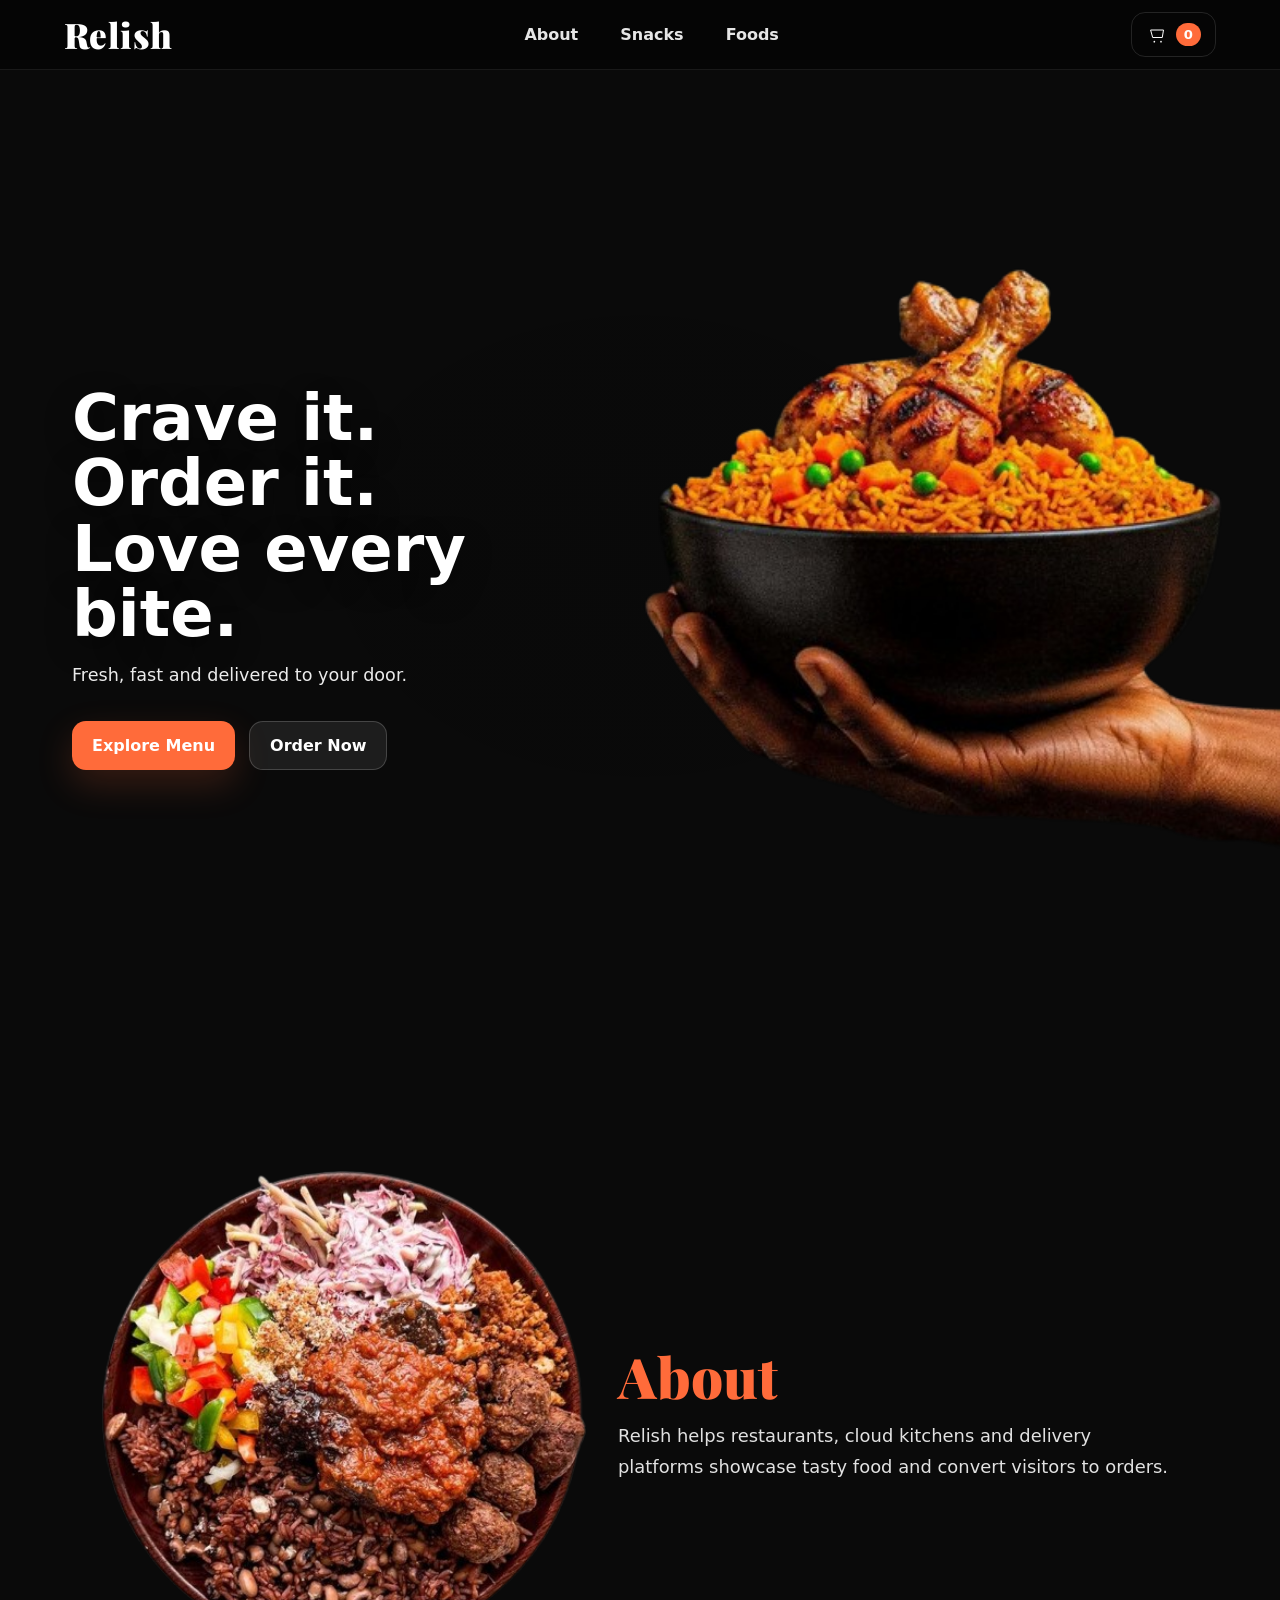
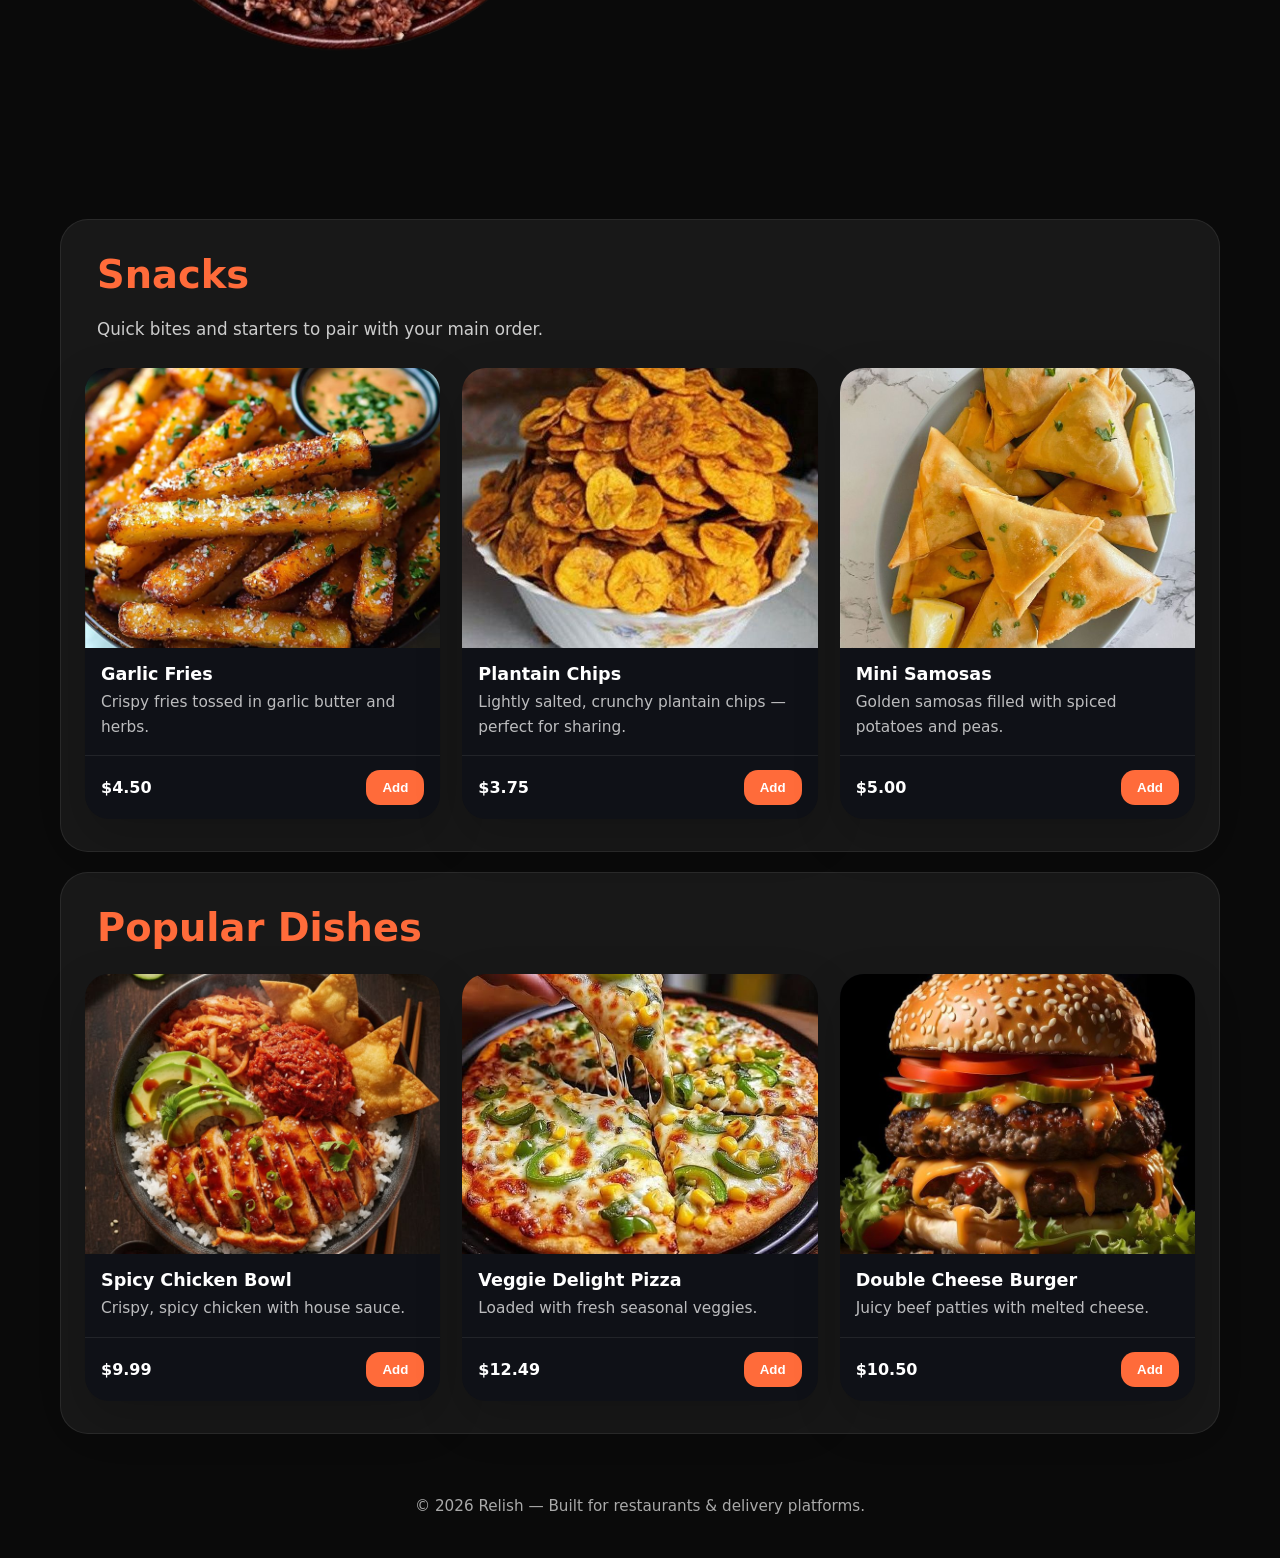
<file: index.html>
<!DOCTYPE html>
<html lang="en">
<head>
    <meta charset="UTF-8" />
    <meta name="viewport" content="width=device-width, initial-scale=1.0" />
    <link rel="stylesheet" href="./landingpage.css" />
    <link href="https://fonts.googleapis.com/css2?family=Playfair+Display:wght@400;700;900&display=swap" rel="stylesheet">
    <title>Relish — Food Delivery</title>
</head>
<body>
    <a class="skip-link" href="#main">Skip to content</a>
    <nav class="site-nav" role="navigation" aria-label="Main navigation">
        <div class="nav-inner">
            <a href="#" class="logo">Relish</a>
            <ul class="nav-links">
                <li><a href="#about">About</a></li>
                <li><a href="#snacks">Snacks</a></li>
                <li><a href="#menu">Foods</a></li>
            </ul>
            <a href="./cart.html" class="cart-btn" aria-label="View cart">
                <svg width="20" height="20" viewBox="0 0 24 24" fill="none" xmlns="http://www.w3.org/2000/svg" aria-hidden="true">
                    <path d="M6 6h15l-1.5 9h-11z" stroke="currentColor" stroke-width="1.2" stroke-linecap="round" stroke-linejoin="round"/>
                    <circle cx="10" cy="20" r="1" fill="currentColor"></circle>
                    <circle cx="18" cy="20" r="1" fill="currentColor"></circle>
                </svg>
                <span class="cart-count" aria-hidden="true">0</span>
            </a>
        </div>
    </nav>
    <header class="hero">
        <div class="hero-content">
            <h1 class="headline">Crave it. Order it. Love every bite.</h1>
            <p class="subhead">Fresh, fast and delivered to your door.</p>
            <div class="hero-ctas">
                <a href="#menu" class="btn primary">Explore Menu</a>
                <a href="#order" class="btn ghost">Order Now</a>
            </div>
        </div>
        <div class="hero-image" aria-hidden="true"></div>
    </header>

    <main id="main" tabindex="-1">
        <section id="about" aria-label="About">
            <div class="about-section">
                <div class="about-image">
                    <img src="./assets/[base64].png" alt="Assorted dishes">
                </div>

                <div class="about-inner">
                    <h2 class="about-heading">About</h2>
                    <p class="about-text">Relish helps restaurants, cloud kitchens and delivery platforms showcase tasty food and convert visitors to orders.</p>
                </div>
            </div>
        </section>

        <section id="snacks" class="snacks-section" aria-label="Snacks">
            <div class="section-intro">
                <h2 class="section-title">Snacks</h2>
                <p class="section-copy">Quick bites and starters to pair with your main order.</p>
            </div>
            <div class="dish-grid">
                <article class="dish-card">
                    <div class="dish-img" style="background-image:url('./assets/Garlic\ Parmesan\ Fries_\ The\ Ultimate\ Crispy\ Recipe.jpg')"></div>
                    <h3 class="dish-title">Garlic Fries</h3>
                    <p class="dish-desc">Crispy fries tossed in garlic butter and herbs.</p>
                    <div class="dish-meta">
                        <span class="price">$4.50</span>
                        <button class="add-btn">Add</button>
                    </div>
                </article>

                <article class="dish-card">
                    <div class="dish-img" style="background-image:url('./assets/Sweet\ Nendran\ Chips.jpg')"></div>
                    <h3 class="dish-title">Plantain Chips</h3>
                    <p class="dish-desc">Lightly salted, crunchy plantain chips — perfect for sharing.</p>
                    <div class="dish-meta">
                        <span class="price">$3.75</span>
                        <button class="add-btn">Add</button>
                    </div>
                </article>

                <article class="dish-card">
                    <div class="dish-img" style="background-image:url('./assets/Keema\ Samosa\ -\ Beef\ Samosa.jpg')"></div>
                    <h3 class="dish-title">Mini Samosas</h3>
                    <p class="dish-desc">Golden samosas filled with spiced potatoes and peas.</p>
                    <div class="dish-meta">
                        <span class="price">$5.00</span>
                        <button class="add-btn">Add</button>
                    </div>
                </article>
            </div>
        </section>
        <section id="menu" class="menu-section" aria-label="Popular dishes">
            <div class="section-intro">
                <h2 class="section-title">Popular Dishes</h2>
            </div>
            <div class="dish-grid">
                <article class="dish-card">
                    <div class="dish-img" style="background-image:url('./assets/spicy\ chicken\ bowl\ recipe\ 2025_\ 7\ Secrets\ for\ the\ Perfect\ Meal.jpg')"></div>
                    <h3 class="dish-title">Spicy Chicken Bowl</h3>
                    <p class="dish-desc">Crispy, spicy chicken with house sauce.</p>
                    <div class="dish-meta">
                        <span class="price">$9.99</span>
                        <button class="add-btn">Add</button>
                    </div>
                </article>
                <article class="dish-card">
                    <div class="dish-img" style="background-image:url('./assets/usa\ pizza\ 🍕.jpg')"></div>
                    <h3 class="dish-title">Veggie Delight Pizza</h3>
                    <p class="dish-desc">Loaded with fresh seasonal veggies.</p>
                    <div class="dish-meta">
                        <span class="price">$12.49</span>
                        <button class="add-btn">Add</button>
                    </div>
                </article>
                <article class="dish-card">
                    <div class="dish-img" style="background-image:url('./assets/\'Double\ Cheeseburger\'\ Poster\,\ picture\,\ metal\ print\,\ paint\ by\ Zanoozi\ Art\ Prints\ _\ Displate.jpg')"></div>
                    <h3 class="dish-title">Double Cheese Burger</h3>
                    <p class="dish-desc">Juicy beef patties with melted cheese.</p>
                    <div class="dish-meta">
                        <span class="price">$10.50</span>
                        <button class="add-btn">Add</button>
                    </div>
                </article>
            </div>
        </section>
    </main>

    <footer class="site-footer">
        <p>© <span id="year"></span> Relish — Built for restaurants & delivery platforms.</p>
    </footer>

    <button class="back-to-top" id="backToTop" aria-label="Back to top">
        <svg width="24" height="24" viewBox="0 0 24 24" fill="none" xmlns="http://www.w3.org/2000/svg" aria-hidden="true">
            <path d="M12 4v12M5 11l7-7 7 7" stroke="currentColor" stroke-width="1.5" stroke-linecap="round" stroke-linejoin="round"/>
        </svg>
    </button>

    <script>
        // set year
        document.getElementById('year').textContent = new Date().getFullYear();

        // Smooth scroll for internal anchors
        document.querySelectorAll('a[href^="#"]').forEach(a=>{
            a.addEventListener('click', function(e){
                const target = document.querySelector(this.getAttribute('href'));
                if(target){ e.preventDefault(); target.scrollIntoView({behavior:'smooth'}); target.focus({preventScroll:true}); }
            });
        });

        // accessibility: focus outlines for keyboard users
        (function(){
            function handleFirstTab(e){
                if(e.key === 'Tab'){
                    document.body.classList.add('user-is-tabbing');
                    window.removeEventListener('keydown', handleFirstTab);
                }
            }
            window.addEventListener('keydown', handleFirstTab);
        })();

        // Cart functionality with persistence
        const cartCountEl = document.querySelector('.cart-count');
        const cartLive = document.createElement('div');
        cartLive.setAttribute('aria-live','polite');
        cartLive.className = 'visually-hidden';
        document.body.appendChild(cartLive);

        let cart = [];

        function saveCart(){ localStorage.setItem('relish_cart', JSON.stringify(cart)); }
        function loadCart(){ try{ const raw = localStorage.getItem('relish_cart'); cart = raw ? JSON.parse(raw) : []; }catch(e){ cart = []; } }

        function updateCartCount(){
            cartCountEl.textContent = cart.reduce((sum, item) => sum + (item.quantity || 1), 0);
        }

        // initialize
        loadCart();
        updateCartCount();

        // wire up add buttons
        document.querySelectorAll('.add-btn').forEach(btn=>{
            btn.addEventListener('click', ()=>{
                const card = btn.closest('.dish-card');
                const title = card.querySelector('.dish-title').textContent.trim();
                const price = card.querySelector('.price').textContent.trim();
                
                // Check if item already exists in cart
                const existingItem = cart.find(item => item.title === title);
                if (existingItem) {
                    existingItem.quantity = (existingItem.quantity || 1) + 1;
                } else {
                    cart.push({title, price, quantity: 1});
                }
                
                saveCart();
                updateCartCount();
                // announce to screen readers
                cartLive.textContent = `${title} added to cart.`;
            });
        });

        // Back to top button functionality
        const backToTopBtn = document.getElementById('backToTop');
        window.addEventListener('scroll', ()=>{
            if(window.scrollY > 300){
                backToTopBtn.classList.add('show');
            } else {
                backToTopBtn.classList.remove('show');
            }
        });

        backToTopBtn.addEventListener('click', ()=>{
            window.scrollTo({top: 0, behavior: 'smooth'});
        });
    </script>
</body>
</html>
</file>
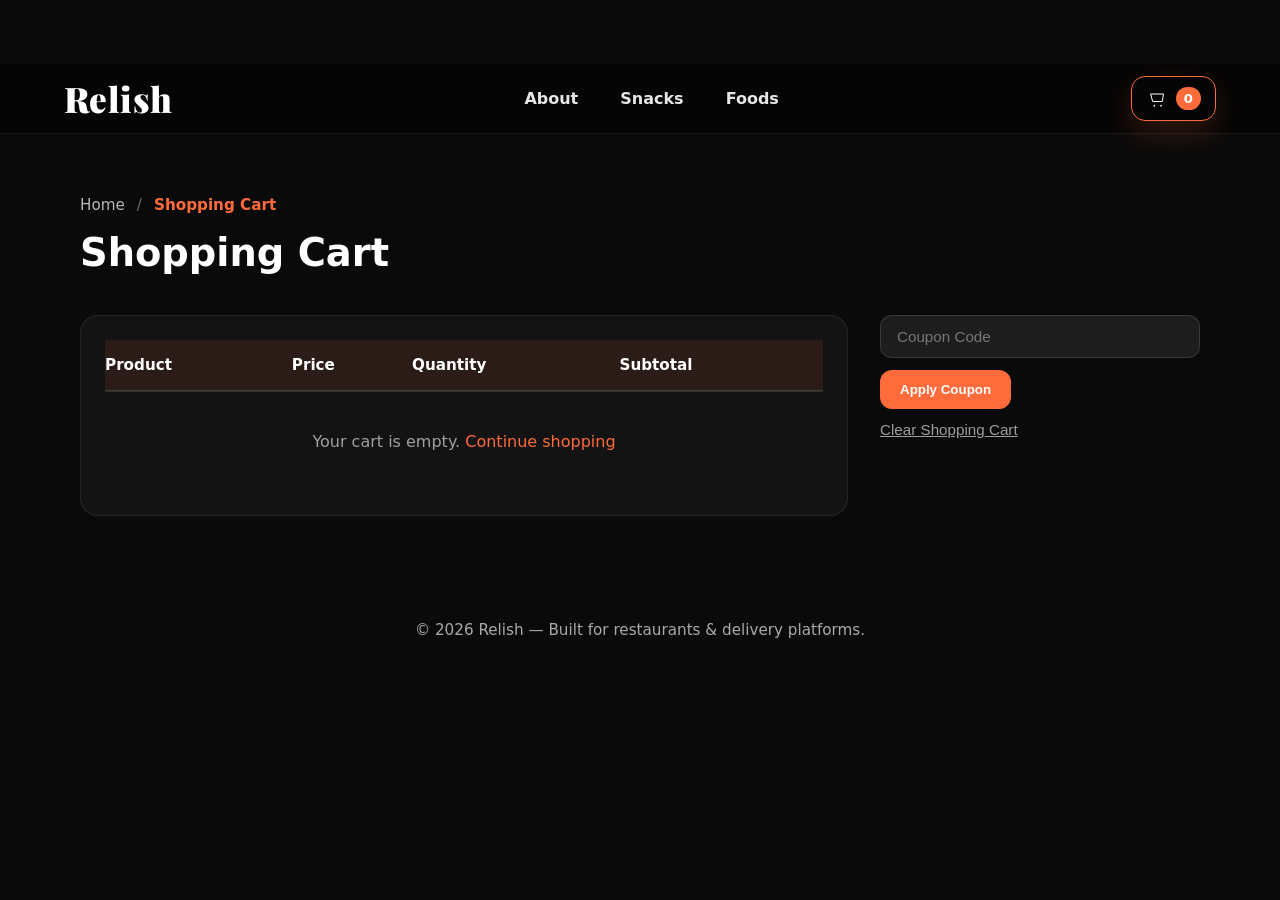
<file: cart.html>
<!DOCTYPE html>
<html lang="en">
<head>
    <meta charset="UTF-8" />
    <meta name="viewport" content="width=device-width, initial-scale=1.0" />
    <link rel="stylesheet" href="./landingpage.css" />
    <link href="https://fonts.googleapis.com/css2?family=Playfair+Display:wght@400;700;900&display=swap" rel="stylesheet">
    <title>Shopping Cart - Relish</title>
</head>
<body>
    <a class="skip-link" href="#main">Skip to content</a>
    <nav class="site-nav" role="navigation" aria-label="Main navigation">
        <div class="nav-inner">
            <a href="./index.html" class="logo">Relish</a>
            <ul class="nav-links">
                <li><a href="./index.html#about">About</a></li>
                <li><a href="./index.html#snacks">Snacks</a></li>
                <li><a href="./index.html#menu">Foods</a></li>
            </ul>
            <a href="./cart.html" class="cart-btn active" aria-label="View cart">
                <svg width="20" height="20" viewBox="0 0 24 24" fill="none" xmlns="http://www.w3.org/2000/svg" aria-hidden="true">
                    <path d="M6 6h15l-1.5 9h-11z" stroke="currentColor" stroke-width="1.2" stroke-linecap="round" stroke-linejoin="round"/>
                    <circle cx="10" cy="20" r="1" fill="currentColor"></circle>
                    <circle cx="18" cy="20" r="1" fill="currentColor"></circle>
                </svg>
                <span class="cart-count" aria-hidden="true">0</span>
            </a>
        </div>
    </nav>

    <main id="main" tabindex="-1">
        <!-- Shopping Cart Page Section -->
        <section id="shopping-cart" class="shopping-cart-section" aria-label="Shopping Cart">
            <div class="cart-container">
                <div class="cart-header">
                    <nav class="breadcrumb" aria-label="Breadcrumb">
                        <a href="./index.html" class="breadcrumb-link">Home</a>
                        <span class="breadcrumb-separator">/</span>
                        <a href="./cart.html" class="breadcrumb-link breadcrumb-current">Shopping Cart</a>
                    </nav>
                    <h1 class="cart-title">Shopping Cart</h1>
                </div>

                <div class="cart-content">
                    <!-- Cart Table -->
                    <div class="cart-table-wrapper">
                        <table class="cart-table" role="table" aria-label="Shopping cart items">
                            <thead>
                                <tr>
                                    <th>Product</th>
                                    <th>Price</th>
                                    <th>Quantity</th>
                                    <th>Subtotal</th>
                                </tr>
                            </thead>
                            <tbody id="cart-items-tbody">
                                <!-- Cart items will be populated here -->
                            </tbody>
                        </table>
                        <div id="empty-cart-message" class="empty-cart-message" style="display: none; text-align: center; padding: 40px 20px; color: rgba(255,255,255,0.6);">
                            <p style="margin: 0; font-size: 1rem;">Your cart is empty. <a href="./index.html#menu" style="color: var(--accent); text-decoration: none;">Continue shopping</a></p>
                        </div>
                    </div>

                    <!-- Actions and Summary -->
                    <div class="cart-bottom">
                        <div class="cart-actions">
                            <input type="text" class="coupon-input" id="coupon-input" placeholder="Coupon Code" aria-label="Enter coupon code">
                            <button class="apply-coupon-btn" id="apply-coupon-btn">Apply Coupon</button>
                            <button class="clear-cart-btn" id="clear-cart-btn">Clear Shopping Cart</button>
                        </div>

                        <div class="order-summary" id="order-summary" style="display: none;">
                            <h2 class="summary-title">Order Summary</h2>
                            <div class="summary-row">
                                <span class="summary-label">Items</span>
                                <span class="summary-value" id="total-items">0</span>
                            </div>
                            <div class="summary-row">
                                <span class="summary-label">Subtotal</span>
                                <span class="summary-value" id="subtotal-amount">$0.00</span>
                            </div>
                            <div class="summary-row">
                                <span class="summary-label">Shipping</span>
                                <span class="summary-value">$34.00</span>
                            </div>
                            <div class="summary-row">
                                <span class="summary-label">Coupon Discount</span>
                                <span class="summary-value" id="discount-amount">$0.00</span>
                            </div>
                            <div class="summary-row summary-total">
                                <span class="summary-label">Total</span>
                                <span class="summary-value total-amount" id="total-amount">$34.00</span>
                            </div>
                            <button class="checkout-btn">Proceed to Checkout</button>
                        </div>
                    </div>
                </div>
            </div>
        </section>
    </main>

    <!-- Checkout Modal -->
    <div id="checkout-modal" class="checkout-modal" style="display: none;">
        <div class="checkout-modal-overlay" id="modal-overlay"></div>
        <div class="checkout-modal-content">
            <button class="modal-close-btn" id="modal-close-btn" aria-label="Close checkout">
                <svg width="24" height="24" viewBox="0 0 24 24" fill="none" stroke="currentColor" stroke-width="2">
                    <line x1="18" y1="6" x2="6" y2="18"></line>
                    <line x1="6" y1="6" x2="18" y2="18"></line>
                </svg>
            </button>

            <div class="checkout-grid">
                <!-- Order Summary Section -->
                <div class="checkout-order-summary">
                    <h2 class="checkout-section-title">Order Summary</h2>
                    <div id="modal-order-items" class="checkout-items-list">
                        <!-- Items populated by JS -->
                    </div>
                    <div class="checkout-summary-divider"></div>
                    <div class="checkout-price-row">
                        <span class="checkout-price-label">Subtotal</span>
                        <span class="checkout-price-value" id="modal-subtotal">$0.00</span>
                    </div>
                    <div class="checkout-price-row">
                        <span class="checkout-price-label">VAT (20%)</span>
                        <span class="checkout-price-value" id="modal-vat">$0.00</span>
                    </div>
                    <div class="checkout-price-row checkout-total-row">
                        <span class="checkout-price-label">Total</span>
                        <span class="checkout-price-value checkout-total-amount" id="modal-total">$0.00</span>
                    </div>
                </div>

                <!-- Payment Details Section -->
                <div class="checkout-payment-section">
                    <h2 class="checkout-section-title">Payment Details</h2>
                    <p class="checkout-payment-subtitle">Complete your purchase by providing your payment details</p>

                    <!-- Payment Options -->
                    <div class="payment-options">
                        <!-- Card Payment -->
                        <label class="payment-option">
                            <input type="radio" name="payment-method" value="card" class="payment-radio" checked />
                            <div class="payment-option-box">
                                <svg width="24" height="24" viewBox="0 0 24 24" fill="none" stroke="currentColor" stroke-width="2">
                                    <rect x="1" y="4" width="22" height="16" rx="2" ry="2"></rect>
                                    <line x1="1" y1="10" x2="23" y2="10"></line>
                                </svg>
                                <span>Pay by card</span>
                            </div>
                        </label>

                        <!-- PayPal -->
                        <label class="payment-option">
                            <input type="radio" name="payment-method" value="paypal" class="payment-radio" />
                            <div class="payment-option-box">
                                <svg width="24" height="24" viewBox="0 0 24 24" fill="currentColor">
                                    <path d="M9.74 7.18H6.32c-.26 0-.49.18-.55.44L4.62 18.62c-.04.24.14.46.39.46h2.34c.25 0 .47-.19.51-.43l.35-2.18h1.84c1.9 0 2.93-.93 3.2-2.78.14-.9.04-1.54-.42-2.02-.39-.4-1.08-.63-1.94-.63h-.76l.47-2.95h1.9c.25 0 .47-.19.51-.43l.35-2.21c.04-.24-.14-.46-.39-.46h-2.34z"/>
                                </svg>
                                <span>Pay with PayPal</span>
                            </div>
                        </label>

                        <!-- OPay -->
                        <label class="payment-option">
                            <input type="radio" name="payment-method" value="opay" class="payment-radio" />
                            <div class="payment-option-box">
                                <svg width="24" height="24" viewBox="0 0 24 24" fill="none" stroke="currentColor" stroke-width="2">
                                    <circle cx="12" cy="12" r="10"></circle>
                                    <path d="M12 6v12M6 12h12"></path>
                                </svg>
                                <span>Pay with OPay</span>
                            </div>
                        </label>

                        <!-- Kuda -->
                        <label class="payment-option">
                            <input type="radio" name="payment-method" value="kuda" class="payment-radio" />
                            <div class="payment-option-box">
                                <svg width="24" height="24" viewBox="0 0 24 24" fill="none" stroke="currentColor" stroke-width="2">
                                    <path d="M3 12a9 9 0 1 0 18 0A9 9 0 0 0 3 12z"></path>
                                    <path d="M8 12h8M12 8v8"></path>
                                </svg>
                                <span>Pay with Kuda</span>
                            </div>
                        </label>
                    </div>

                    <!-- Card Details Form (shown when card is selected) -->
                    <div id="card-details-form" class="card-details-form">
                        <div class="form-group">
                            <label for="card-number" class="form-label">Card number</label>
                            <input type="text" id="card-number" placeholder="1234 5678 9101 1123" maxlength="19" class="form-input" />
                        </div>

                        <div class="form-row">
                            <div class="form-group">
                                <label for="card-expiry" class="form-label">Expiration date</label>
                                <input type="text" id="card-expiry" placeholder="04/25" maxlength="5" class="form-input" />
                            </div>
                            <div class="form-group">
                                <label for="card-cvv" class="form-label">CCV</label>
                                <input type="text" id="card-cvv" placeholder="•••" maxlength="3" class="form-input" />
                            </div>
                        </div>

                        <div class="form-group">
                            <label for="cardholder-name" class="form-label">Cardholder name</label>
                            <input type="text" id="cardholder-name" placeholder="Marcus Faboré" class="form-input" />
                        </div>

                        <label class="checkbox-label">
                            <input type="checkbox" id="save-card-checkbox" class="checkbox-input" checked />
                            <span>Save this card for later</span>
                        </label>
                    </div>

                    <!-- Payment Button -->
                    <button class="payment-submit-btn" id="payment-submit-btn">
                        Pay <span id="payment-amount">$0.00</span>
                    </button>

                    <p class="payment-security-note">
                        <svg width="16" height="16" viewBox="0 0 24 24" fill="none" stroke="currentColor" stroke-width="2">
                            <path d="M12 22s8-4 8-10V5l-8-3-8 3v7c0 6 8 10 8 10z"></path>
                        </svg>
                        Payments are secured and encrypted
                    </p>
                </div>
            </div>
        </div>
    </div>

    <footer class="site-footer">
        <p>© <span id="year"></span> Relish — Built for restaurants & delivery platforms.</p>
    </footer>

    <style>
        .site-nav {
            position: sticky;
            top: 0;
            z-index: 60;
            background: rgba(5, 5, 5, 0.82);
            backdrop-filter: blur(12px);
            border-bottom: 1px solid rgba(255, 255, 255, 0.08);
        }

        .cart-btn {
            display: inline-flex;
            align-items: center;
            gap: 10px;
            text-decoration: none;
            padding: 10px 14px;
        }

        .shopping-cart-section {
            padding: 60px 20px;
            background: var(--bg);
        }

        .cart-container {
            max-width: var(--max-width);
            margin: 0 auto;
        }

        .cart-header {
            margin-bottom: 40px;
        }

        .breadcrumb {
            display: flex;
            align-items: center;
            gap: 12px;
            margin-bottom: 16px;
            font-size: 0.95rem;
        }

        .breadcrumb-link {
            color: rgba(255, 255, 255, 0.7);
            text-decoration: none;
            transition: opacity .2s ease, color .2s ease;
        }

        .breadcrumb-link:hover {
            opacity: 0.9;
        }

        .breadcrumb-link.breadcrumb-current {
            color: var(--accent);
            font-weight: 600;
        }

        .breadcrumb-link.breadcrumb-current:hover {
            color: var(--accent-600);
        }

        .breadcrumb-separator {
            color: rgba(255, 255, 255, 0.4);
        }


        .cart-title {
            margin: 0;
            font-size: 2.4rem;
            font-weight: 800;
            color: #fff;
        }

        .cart-content {
            display: grid;
            grid-template-columns: 1fr 320px;
            gap: 32px;
            margin-top: 32px;
        }

        .cart-table-wrapper {
            overflow-x: auto;
            background: rgba(255, 255, 255, 0.04);
            border: 1px solid rgba(255, 255, 255, 0.08);
            border-radius: 18px;
            padding: 24px;
        }

        .empty-cart-message {
            display: none;
        }

        .cart-table {
            width: 100%;
            border-collapse: collapse;
            font-size: 0.95rem;
        }

        .cart-table thead {
            border-bottom: 2px solid rgba(255, 255, 255, 0.12);
        }

        .cart-table th {
            text-align: left;
            padding: 16px 0;
            font-weight: 700;
            color: #fff;
            background-color: rgba(255, 107, 58, 0.1);
        }

        .cart-table td {
            padding: 20px 0;
            border-bottom: 1px solid rgba(255, 255, 255, 0.08);
            vertical-align: middle;
        }

        .cart-table-row:last-child td {
            border-bottom: none;
        }

        .product-cell {
            position: relative;
            max-width: 300px;
        }

        .product-info {
            display: flex;
            align-items: center;
            gap: 16px;
        }

        .product-image {
            flex: 0 0 60px;
            width: 60px;
            height: 60px;
            border-radius: 12px;
            background-size: cover;
            background-position: center;
        }

        .product-details {
            flex: 1;
        }

        .product-name {
            margin: 0;
            font-size: 1rem;
            font-weight: 600;
            color: #fff;
        }

        .product-meta {
            margin: 6px 0 0;
            font-size: 0.85rem;
            color: rgba(255, 255, 255, 0.6);
        }

        .remove-item {
            position: absolute;
            top: 0;
            right: 0;
            background: transparent;
            border: none;
            color: rgba(255, 255, 255, 0.5);
            cursor: pointer;
            font-size: 1.2rem;
            transition: color .2s ease;
            padding: 0;
            width: 24px;
            height: 24px;
            display: flex;
            align-items: center;
            justify-content: center;
        }

        .remove-item:hover {
            color: #fff;
        }

        .price-cell {
            text-align: center;
            font-weight: 600;
            color: #fff;
        }

        .quantity-cell {
            text-align: center;
        }

        .quantity-control {
            display: inline-flex;
            align-items: center;
            gap: 12px;
            background: rgba(255, 255, 255, 0.08);
            border: 1px solid rgba(255, 255, 255, 0.12);
            border-radius: 12px;
            padding: 8px 12px;
        }

        .qty-btn {
            background: transparent;
            border: none;
            color: rgba(255, 255, 255, 0.7);
            cursor: pointer;
            font-size: 1.1rem;
            width: 20px;
            height: 20px;
            display: flex;
            align-items: center;
            justify-content: center;
            transition: color .2s ease;
        }

        .qty-btn:hover {
            color: #fff;
        }

        .qty-input {
            color: #fff;
            font-weight: 600;
            min-width: 20px;
            text-align: center;
        }

        .subtotal-cell {
            text-align: right;
            font-weight: 700;
            color: var(--accent);
        }

        .cart-bottom {
            display: flex;
            flex-direction: column;
            gap: 24px;
        }

        .cart-actions {
            display: flex;
            flex-direction: column;
            gap: 12px;
        }

        .coupon-input {
            width: 100%;
            padding: 12px 16px;
            background: rgba(255, 255, 255, 0.08);
            border: 1px solid rgba(255, 255, 255, 0.12);
            border-radius: 12px;
            color: #fff;
            font-size: 0.95rem;
            transition: border-color .2s ease, background .2s ease;
        }

        .coupon-input::placeholder {
            color: rgba(255, 255, 255, 0.4);
        }

        .coupon-input:focus {
            outline: none;
            background: rgba(255, 255, 255, 0.12);
            border-color: var(--accent);
        }

        .apply-coupon-btn {
            padding: 12px 20px;
            background: var(--accent);
            color: white;
            border: none;
            border-radius: 12px;
            font-weight: 600;
            cursor: pointer;
            transition: background .2s ease, transform .2s ease;
            display: inline-block;
            align-self: flex-start;
        }

        .apply-coupon-btn:hover {
            background: var(--accent-600);
            transform: translateY(-1px);
        }

        .clear-cart-btn {
            padding: 0;
            background: transparent;
            border: none;
            color: rgba(255, 255, 255, 0.6);
            text-decoration: underline;
            cursor: pointer;
            font-size: 0.95rem;
            transition: color .2s ease;
            display: inline-block;
            align-self: flex-start;
        }

        .clear-cart-btn:hover {
            color: #fff;
        }

        .order-summary {
            background: rgba(255, 255, 255, 0.04);
            border: 1px solid rgba(255, 255, 255, 0.08);
            border-radius: 16px;
            padding: 24px;
            display: flex;
            flex-direction: column;
            gap: 16px;
        }

        .summary-title {
            margin: 0 0 16px 0;
            font-size: 1.15rem;
            font-weight: 700;
            color: #fff;
        }

        .summary-row {
            display: flex;
            justify-content: space-between;
            align-items: center;
            padding: 12px 0;
            border-bottom: 1px solid rgba(255, 255, 255, 0.08);
            font-size: 0.95rem;
        }

        .summary-row:last-of-type {
            border-bottom: none;
        }

        .summary-label {
            color: rgba(255, 255, 255, 0.7);
        }

        .summary-value {
            color: #fff;
            font-weight: 600;
        }

        .summary-row.summary-total {
            border-top: 2px solid rgba(255, 255, 255, 0.12);
            border-bottom: none;
            padding-top: 16px;
            font-size: 1.1rem;
            margin-top: 8px;
        }

        .summary-row.summary-total .summary-label {
            font-weight: 700;
            color: #fff;
        }

        .total-amount {
            font-size: 1.25rem;
            color: var(--accent);
            font-weight: 700;
        }

        .checkout-btn {
            width: 100%;
            padding: 14px 20px;
            background: var(--accent);
            color: white;
            border: none;
            border-radius: 12px;
            font-weight: 700;
            font-size: 1rem;
            cursor: pointer;
            margin-top: 12px;
            transition: box-shadow .2s ease, transform .2s ease, background .2s ease;
        }

        .checkout-btn:hover {
            background: var(--accent-600);
            box-shadow: 0 12px 28px rgba(255, 107, 58, 0.3);
            transform: translateY(-1px);
        }

        .checkout-btn:active {
            transform: translateY(0);
        }

        /* Checkout Modal Styles */
        .checkout-modal {
            position: fixed;
            top: 0;
            left: 0;
            right: 0;
            bottom: 0;
            z-index: 999;
            display: flex;
            align-items: center;
            justify-content: center;
            padding: 20px;
        }

        .checkout-modal-overlay {
            position: absolute;
            top: 0;
            left: 0;
            right: 0;
            bottom: 0;
            background: rgba(0, 0, 0, 0.6);
            backdrop-filter: blur(4px);
        }

        .checkout-modal-content {
            position: relative;
            background: #111317;
            border-radius: 24px;
            border: 1px solid rgba(255, 255, 255, 0.08);
            width: 100%;
            max-width: 900px;
            max-height: 90vh;
            overflow-y: auto;
            padding: 40px;
            box-shadow: 0 25px 50px rgba(0, 0, 0, 0.3);
            animation: modalSlideIn 0.3s ease;
        }

        @keyframes modalSlideIn {
            from {
                opacity: 0;
                transform: translateY(20px);
            }
            to {
                opacity: 1;
                transform: translateY(0);
            }
        }

        .modal-close-btn {
            position: absolute;
            top: 20px;
            right: 20px;
            background: transparent;
            border: none;
            color: rgba(255, 255, 255, 0.6);
            cursor: pointer;
            padding: 8px;
            display: flex;
            align-items: center;
            justify-content: center;
            border-radius: 8px;
            transition: color .2s ease, background .2s ease;
            z-index: 10;
        }

        .modal-close-btn:hover {
            color: #fff;
            background: rgba(255, 255, 255, 0.08);
        }

        .checkout-grid {
            display: grid;
            grid-template-columns: 1fr 1fr;
            gap: 40px;
        }

        .checkout-order-summary,
        .checkout-payment-section {
            display: flex;
            flex-direction: column;
            gap: 16px;
        }

        .checkout-section-title {
            margin: 0 0 20px 0;
            font-size: 1.25rem;
            font-weight: 700;
            color: #fff;
        }

        .checkout-items-list {
            display: flex;
            flex-direction: column;
            gap: 12px;
            max-height: 300px;
            overflow-y: auto;
            padding-right: 8px;
        }

        .checkout-item {
            display: flex;
            justify-content: space-between;
            align-items: center;
            padding: 12px;
            background: rgba(255, 255, 255, 0.04);
            border-radius: 12px;
            border: 1px solid rgba(255, 255, 255, 0.06);
        }

        .checkout-item-details {
            flex: 1;
        }

        .checkout-item-name {
            margin: 0;
            font-size: 0.95rem;
            font-weight: 600;
            color: #fff;
        }

        .checkout-item-qty {
            margin: 4px 0 0;
            font-size: 0.85rem;
            color: rgba(255, 255, 255, 0.6);
        }

        .checkout-item-price {
            color: var(--accent);
            font-weight: 700;
            font-size: 0.95rem;
        }

        .checkout-summary-divider {
            height: 1px;
            background: rgba(255, 255, 255, 0.08);
            margin: 16px 0;
        }

        .checkout-price-row {
            display: flex;
            justify-content: space-between;
            align-items: center;
            padding: 12px 0;
            font-size: 0.95rem;
        }

        .checkout-price-label {
            color: rgba(255, 255, 255, 0.7);
        }

        .checkout-price-value {
            color: #fff;
            font-weight: 600;
        }

        .checkout-total-row {
            border-top: 2px solid rgba(255, 255, 255, 0.12);
            padding-top: 16px;
            font-size: 1.1rem;
            margin-top: 8px;
        }

        .checkout-total-row .checkout-price-label {
            color: #fff;
            font-weight: 700;
        }

        .checkout-total-amount {
            color: var(--accent);
            font-size: 1.2rem;
            font-weight: 700;
        }

        .checkout-payment-subtitle {
            margin: -12px 0 20px;
            font-size: 0.9rem;
            color: rgba(255, 255, 255, 0.6);
        }

        /* Payment Options */
        .payment-options {
            display: grid;
            grid-template-columns: 1fr 1fr;
            gap: 12px;
            margin-bottom: 24px;
        }

        .payment-option {
            position: relative;
            cursor: pointer;
        }

        .payment-radio {
            position: absolute;
            opacity: 0;
            cursor: pointer;
        }

        .payment-option-box {
            display: flex;
            align-items: center;
            gap: 12px;
            padding: 16px;
            background: rgba(255, 255, 255, 0.04);
            border: 2px solid rgba(255, 255, 255, 0.08);
            border-radius: 12px;
            color: rgba(255, 255, 255, 0.7);
            font-weight: 600;
            transition: all .2s ease;
        }

        .payment-radio:checked + .payment-option-box {
            background: rgba(255, 107, 58, 0.15);
            border-color: var(--accent);
            color: #fff;
        }

        .payment-option-box svg {
            flex-shrink: 0;
            color: rgba(255, 255, 255, 0.6);
        }

        .payment-radio:checked + .payment-option-box svg {
            color: var(--accent);
        }

        /* Card Details Form */
        .card-details-form {
            display: flex;
            flex-direction: column;
            gap: 16px;
            margin-bottom: 24px;
            max-height: 400px;
            overflow-y: auto;
            padding-right: 8px;
        }

        .card-details-form.hidden {
            display: none;
        }

        .form-group {
            display: flex;
            flex-direction: column;
            gap: 8px;
        }

        .form-row {
            display: grid;
            grid-template-columns: 1fr 1fr;
            gap: 16px;
        }

        .form-label {
            font-size: 0.85rem;
            font-weight: 600;
            color: rgba(255, 255, 255, 0.8);
        }

        .form-input {
            padding: 12px 14px;
            background: rgba(255, 255, 255, 0.06);
            border: 1px solid rgba(255, 255, 255, 0.12);
            border-radius: 10px;
            color: #fff;
            font-size: 0.95rem;
            transition: border-color .2s ease, background .2s ease;
        }

        .form-input::placeholder {
            color: rgba(255, 255, 255, 0.4);
        }

        .form-input:focus {
            outline: none;
            background: rgba(255, 255, 255, 0.08);
            border-color: var(--accent);
        }

        .checkbox-label {
            display: flex;
            align-items: center;
            gap: 10px;
            cursor: pointer;
            font-size: 0.9rem;
            color: rgba(255, 255, 255, 0.8);
            user-select: none;
        }

        .checkbox-input {
            width: 18px;
            height: 18px;
            cursor: pointer;
            accent-color: var(--accent);
        }

        /* Payment Submit Button */
        .payment-submit-btn {
            width: 100%;
            padding: 14px 20px;
            background: linear-gradient(135deg, var(--accent) 0%, var(--accent-600) 100%);
            color: white;
            border: none;
            border-radius: 12px;
            font-weight: 700;
            font-size: 1rem;
            cursor: pointer;
            transition: box-shadow .2s ease, transform .2s ease;
            display: flex;
            align-items: center;
            justify-content: center;
            gap: 8px;
        }

        .payment-submit-btn:hover {
            box-shadow: 0 12px 30px rgba(255, 107, 58, 0.3);
            transform: translateY(-1px);
        }

        .payment-submit-btn:active {
            transform: translateY(0);
        }

        .payment-security-note {
            display: flex;
            align-items: center;
            justify-content: center;
            gap: 6px;
            margin: 16px 0 0;
            font-size: 0.8rem;
            color: rgba(255, 255, 255, 0.5);
        }

        .payment-security-note svg {
            flex-shrink: 0;
        }

        /* Scrollbar styling */
        .checkout-items-list::-webkit-scrollbar,
        .card-details-form::-webkit-scrollbar {
            width: 6px;
        }

        .checkout-items-list::-webkit-scrollbar-track,
        .card-details-form::-webkit-scrollbar-track {
            background: transparent;
        }

        .checkout-items-list::-webkit-scrollbar-thumb,
        .card-details-form::-webkit-scrollbar-thumb {
            background: rgba(255, 107, 58, 0.3);
            border-radius: 3px;
        }

        .checkout-items-list::-webkit-scrollbar-thumb:hover,
        .card-details-form::-webkit-scrollbar-thumb:hover {
            background: rgba(255, 107, 58, 0.5);
        }

        @media (max-width: 768px) {
            .checkout-modal-content {
                padding: 24px;
                max-height: 95vh;
            }

            .checkout-grid {
                grid-template-columns: 1fr;
                gap: 24px;
            }

            .payment-options {
                grid-template-columns: 1fr;
            }

            .form-row {
                grid-template-columns: 1fr;
            }
        }

        @media (max-width: 600px) {
            .checkout-modal {
                padding: 0;
            }

            .checkout-modal-content {
                max-width: 100%;
                max-height: 100vh;
                border-radius: 20px 20px 0 0;
                padding: 20px 16px;
                margin-top: auto;
            }

            .modal-close-btn {
                top: 16px;
                right: 16px;
            }

            .checkout-section-title {
                font-size: 1.1rem;
                margin-bottom: 16px;
            }

            .checkout-items-list {
                max-height: 200px;
            }
        }

        @media (max-width: 900px) {
            .cart-content {
                grid-template-columns: 1fr;
                gap: 20px;
            }

            .order-summary {
                position: sticky;
                bottom: 0;
                background: var(--panel-bg);
                backdrop-filter: blur(12px);
            }

            .cart-table th,
            .cart-table td {
                padding: 14px 0;
            }
        }

        @media (max-width: 700px) {
            .cart-table th, .cart-table td {
                padding: 12px 8px;
                font-size: 0.85rem;
            }

            .product-image {
                width: 50px;
                height: 50px;
            }

            .product-name {
                font-size: 0.9rem;
            }

            .quantity-control {
                padding: 6px 10px;
                gap: 10px;
            }

            .cart-table-wrapper {
                padding: 16px;
            }

            .checkout-btn {
                max-width: 100%;
            }
        }

        @media (max-width: 600px) {
            .shopping-cart-section {
                padding: 40px 16px;
            }

            .cart-header {
                margin-bottom: 24px;
            }

            .cart-title {
                font-size: 1.8rem;
            }

            .breadcrumb {
                font-size: 0.85rem;
            }

            .cart-table th, .cart-table td {
                padding: 10px 0;
            }

            .product-info {
                gap: 12px;
                flex-wrap: wrap;
                align-items: flex-start;
            }

            .product-image {
                width: 45px;
                height: 45px;
                border-radius: 8px;
            }

            .product-name {
                font-size: 0.8rem;
            }

            .product-meta {
                font-size: 0.75rem;
            }

            .quantity-control {
                padding: 5px 8px;
                gap: 8px;
                font-size: 0.8rem;
            }

            .apply-coupon-btn,
            .clear-cart-btn,
            .checkout-btn,
            .coupon-input {
                width: 100%;
            }

            .cart-actions {
                gap: 10px;
            }

            .order-summary {
                padding: 20px 16px;
            }

            .summary-row {
                font-size: 0.85rem;
                padding: 10px 0;
                flex-direction: column;
                align-items: flex-start;
                gap: 6px;
            }

            .summary-row.summary-total {
                padding-top: 14px;
            }

            .checkout-btn {
                padding: 12px 16px;
                font-size: 0.9rem;
            }

            .payment-options {
                grid-template-columns: 1fr;
            }
        }

        @media (max-width: 500px) {
            .cart-table {
                font-size: 0.85rem;
            }

            .cart-table th,
            .cart-table td {
                padding: 10px 0;
            }

            .quantity-control {
                gap: 6px;
                padding: 4px 6px;
            }

            .remove-item {
                position: static;
                margin-top: 10px;
            }
        }
    </style>

    <script>
        // set year
        document.getElementById('year').textContent = new Date().getFullYear();

        // Smooth scroll for internal anchors
        document.querySelectorAll('a[href^="#"]').forEach(a => {
            a.addEventListener('click', function (e) {
                const target = document.querySelector(this.getAttribute('href'));
                if (target) { e.preventDefault(); target.scrollIntoView({ behavior: 'smooth' }); target.focus({ preventScroll: true }); }
            });
        });

        // accessibility: focus outlines for keyboard users
        (function () {
            function handleFirstTab(e) {
                if (e.key === 'Tab') {
                    document.body.classList.add('user-is-tabbing');
                    window.removeEventListener('keydown', handleFirstTab);
                }
            }
            window.addEventListener('keydown', handleFirstTab);
        })();

        // Cart functionality with persistence
        const cartCountEl = document.querySelector('.cart-count');
        const cartItemsTbody = document.getElementById('cart-items-tbody');
        const emptyCartMessage = document.getElementById('empty-cart-message');
        const orderSummary = document.getElementById('order-summary');
        const clearCartBtn = document.getElementById('clear-cart-btn');
        const applyCouponBtn = document.getElementById('apply-coupon-btn');

        let cart = [];
        let couponDiscount = 0;

        function saveCart() {
            localStorage.setItem('relish_cart', JSON.stringify(cart));
        }

        function loadCart() {
            try {
                const raw = localStorage.getItem('relish_cart');
                cart = raw ? JSON.parse(raw) : [];
            } catch (e) {
                cart = [];
            }
        }

        function calculateSubtotal() {
            return cart.reduce((sum, item) => sum + (parseFloat(item.price.replace('$', '')) * item.quantity), 0);
        }

        function updateCartUI() {
            cartCountEl.textContent = cart.length;

            if (cart.length === 0) {
                cartItemsTbody.innerHTML = '';
                emptyCartMessage.style.display = 'block';
                orderSummary.style.display = 'none';
                return;
            }

            emptyCartMessage.style.display = 'none';
            orderSummary.style.display = 'flex';

            cartItemsTbody.innerHTML = cart.map((item, i) => `
                <tr class="cart-table-row" data-index="${i}">
                    <td class="product-cell">
                        <div class="product-info">
                            <div class="product-image" style="background-image: url('./assets/premium_photo-1673108852141-e8c3c22a4a22.avif')"></div>
                            <div class="product-details">
                                <h3 class="product-name">${item.title}</h3>
                                <p class="product-meta">Color - Available</p>
                            </div>
                        </div>
                        <button class="remove-item" aria-label="Remove item" data-index="${i}">✕</button>
                    </td>
                    <td class="price-cell">${item.price}</td>
                    <td class="quantity-cell">
                        <div class="quantity-control">
                            <button class="qty-btn qty-minus" aria-label="Decrease quantity" data-index="${i}">−</button>
                            <span class="qty-input">${item.quantity}</span>
                            <button class="qty-btn qty-plus" aria-label="Increase quantity" data-index="${i}">+</button>
                        </div>
                    </td>
                    <td class="subtotal-cell">$${(parseFloat(item.price.replace('$', '')) * item.quantity).toFixed(2)}</td>
                </tr>
            `).join('');

            // Attach event listeners
            cartItemsTbody.querySelectorAll('.remove-item').forEach(btn => {
                btn.addEventListener('click', () => {
                    const idx = parseInt(btn.getAttribute('data-index'), 10);
                    cart.splice(idx, 1);
                    saveCart();
                    updateCartUI();
                });
            });

            cartItemsTbody.querySelectorAll('.qty-minus').forEach(btn => {
                btn.addEventListener('click', () => {
                    const idx = parseInt(btn.getAttribute('data-index'), 10);
                    if (cart[idx].quantity > 1) {
                        cart[idx].quantity--;
                        saveCart();
                        updateCartUI();
                    }
                });
            });

            cartItemsTbody.querySelectorAll('.qty-plus').forEach(btn => {
                btn.addEventListener('click', () => {
                    const idx = parseInt(btn.getAttribute('data-index'), 10);
                    cart[idx].quantity++;
                    saveCart();
                    updateCartUI();
                });
            });

            // Update summary
            const subtotal = calculateSubtotal();
            const shipping = 34.00;
            const total = subtotal + shipping - couponDiscount;

            document.getElementById('total-items').textContent = cart.reduce((sum, item) => sum + item.quantity, 0);
            document.getElementById('subtotal-amount').textContent = `$${subtotal.toFixed(2)}`;
            document.getElementById('discount-amount').textContent = couponDiscount > 0 ? `-$${couponDiscount.toFixed(2)}` : '$0.00';
            document.getElementById('total-amount').textContent = `$${total.toFixed(2)}`;
        }

        // Clear cart
        clearCartBtn.addEventListener('click', () => {
            if (confirm('Are you sure you want to clear your cart?')) {
                cart = [];
                couponDiscount = 0;
                saveCart();
                updateCartUI();
            }
        });

        // Apply coupon (basic example)
        applyCouponBtn.addEventListener('click', () => {
            const couponCode = document.getElementById('coupon-input').value.trim().toUpperCase();
            if (couponCode === 'SAVE10') {
                couponDiscount = calculateSubtotal() * 0.1;
                alert('Coupon applied! 10% discount');
                updateCartUI();
            } else if (couponCode === 'SAVE20') {
                couponDiscount = calculateSubtotal() * 0.2;
                alert('Coupon applied! 20% discount');
                updateCartUI();
            } else if (couponCode) {
                alert('Invalid coupon code');
            }
        });

        // Initialize
        loadCart();
        updateCartUI();

        // Checkout Modal Functionality
        const checkoutModal = document.getElementById('checkout-modal');
        const modalOverlay = document.getElementById('modal-overlay');
        const modalCloseBtn = document.getElementById('modal-close-btn');
        const checkoutButtons = document.querySelectorAll('.checkout-btn');
        const paymentRadios = document.querySelectorAll('.payment-radio');
        const cardDetailsForm = document.getElementById('card-details-form');
        const paymentSubmitBtn = document.getElementById('payment-submit-btn');

        function openCheckoutModal() {
            checkoutModal.style.display = 'flex';
            document.body.style.overflow = 'hidden';
            updateModalCart();
        }

        function closeCheckoutModal() {
            checkoutModal.style.display = 'none';
            document.body.style.overflow = 'auto';
        }

        function updateModalCart() {
            if (cart.length === 0) {
                document.getElementById('modal-order-items').innerHTML = '<p style="color: rgba(255,255,255,0.6);">Your cart is empty</p>';
                return;
            }

            const subtotal = calculateSubtotal();
            const vat = subtotal * 0.2;
            const total = subtotal + vat;

            document.getElementById('modal-order-items').innerHTML = cart.map(item => `
                <div class="checkout-item">
                    <div class="checkout-item-details">
                        <p class="checkout-item-name">${item.title}</p>
                        <p class="checkout-item-qty">${item.quantity} Preset${item.quantity > 1 ? 's' : ''}</p>
                    </div>
                    <span class="checkout-item-price">$${(parseFloat(item.price.replace('$', '')) * item.quantity).toFixed(2)}</span>
                </div>
            `).join('');

            document.getElementById('modal-subtotal').textContent = `$${subtotal.toFixed(2)}`;
            document.getElementById('modal-vat').textContent = `$${vat.toFixed(2)}`;
            document.getElementById('modal-total').textContent = `$${total.toFixed(2)}`;
            document.getElementById('payment-amount').textContent = `$${total.toFixed(2)}`;
        }

        function toggleCardDetailsForm() {
            const selectedPayment = document.querySelector('input[name="payment-method"]:checked').value;
            if (selectedPayment === 'card') {
                cardDetailsForm.classList.remove('hidden');
            } else {
                cardDetailsForm.classList.add('hidden');
            }
        }

        // Event listeners for checkout button
        checkoutButtons.forEach(btn => {
            btn.addEventListener('click', openCheckoutModal);
        });

        // Event listeners for modal controls
        modalCloseBtn.addEventListener('click', closeCheckoutModal);
        modalOverlay.addEventListener('click', closeCheckoutModal);

        // Close modal on Escape key
        document.addEventListener('keydown', (e) => {
            if (e.key === 'Escape' && checkoutModal.style.display === 'flex') {
                closeCheckoutModal();
            }
        });

        // Payment method selection
        paymentRadios.forEach(radio => {
            radio.addEventListener('change', toggleCardDetailsForm);
        });

        // Payment submit
        paymentSubmitBtn.addEventListener('click', () => {
            const selectedPayment = document.querySelector('input[name="payment-method"]:checked').value;

            if (selectedPayment === 'card') {
                const cardNumber = document.getElementById('card-number').value.trim();
                const cardExpiry = document.getElementById('card-expiry').value.trim();
                const cardCVV = document.getElementById('card-cvv').value.trim();
                const cardholderName = document.getElementById('cardholder-name').value.trim();

                if (!cardNumber || !cardExpiry || !cardCVV || !cardholderName) {
                    alert('Please fill in all card details');
                    return;
                }
            }

            // Process payment
            const total = document.getElementById('modal-total').textContent;
            alert(`Payment of ${total} via ${selectedPayment.toUpperCase()} processed successfully! Thank you for your order.`);
            
            // Clear cart and close modal
            cart = [];
            couponDiscount = 0;
            saveCart();
            closeCheckoutModal();
            updateCartUI();
        });

        // Initialize card form visibility
        toggleCardDetailsForm();
    </script>
</body>
</html>
</file>
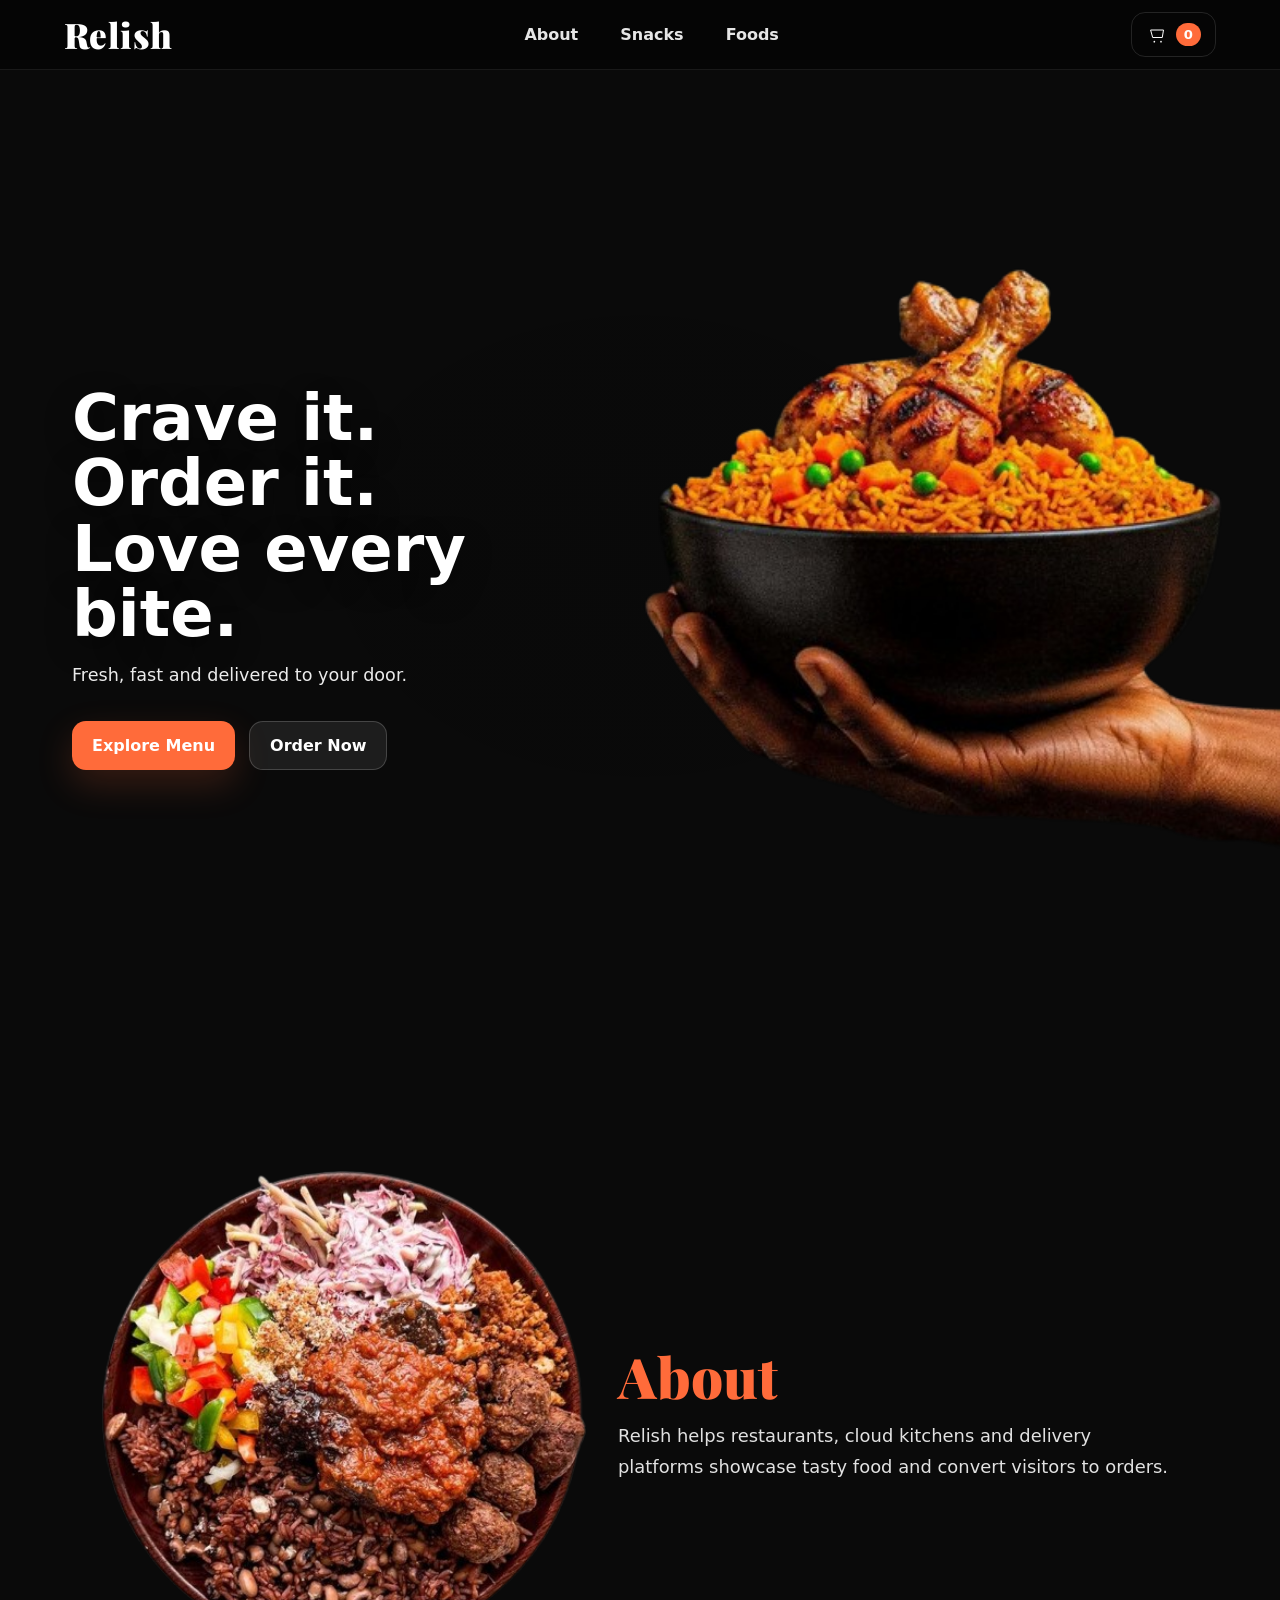
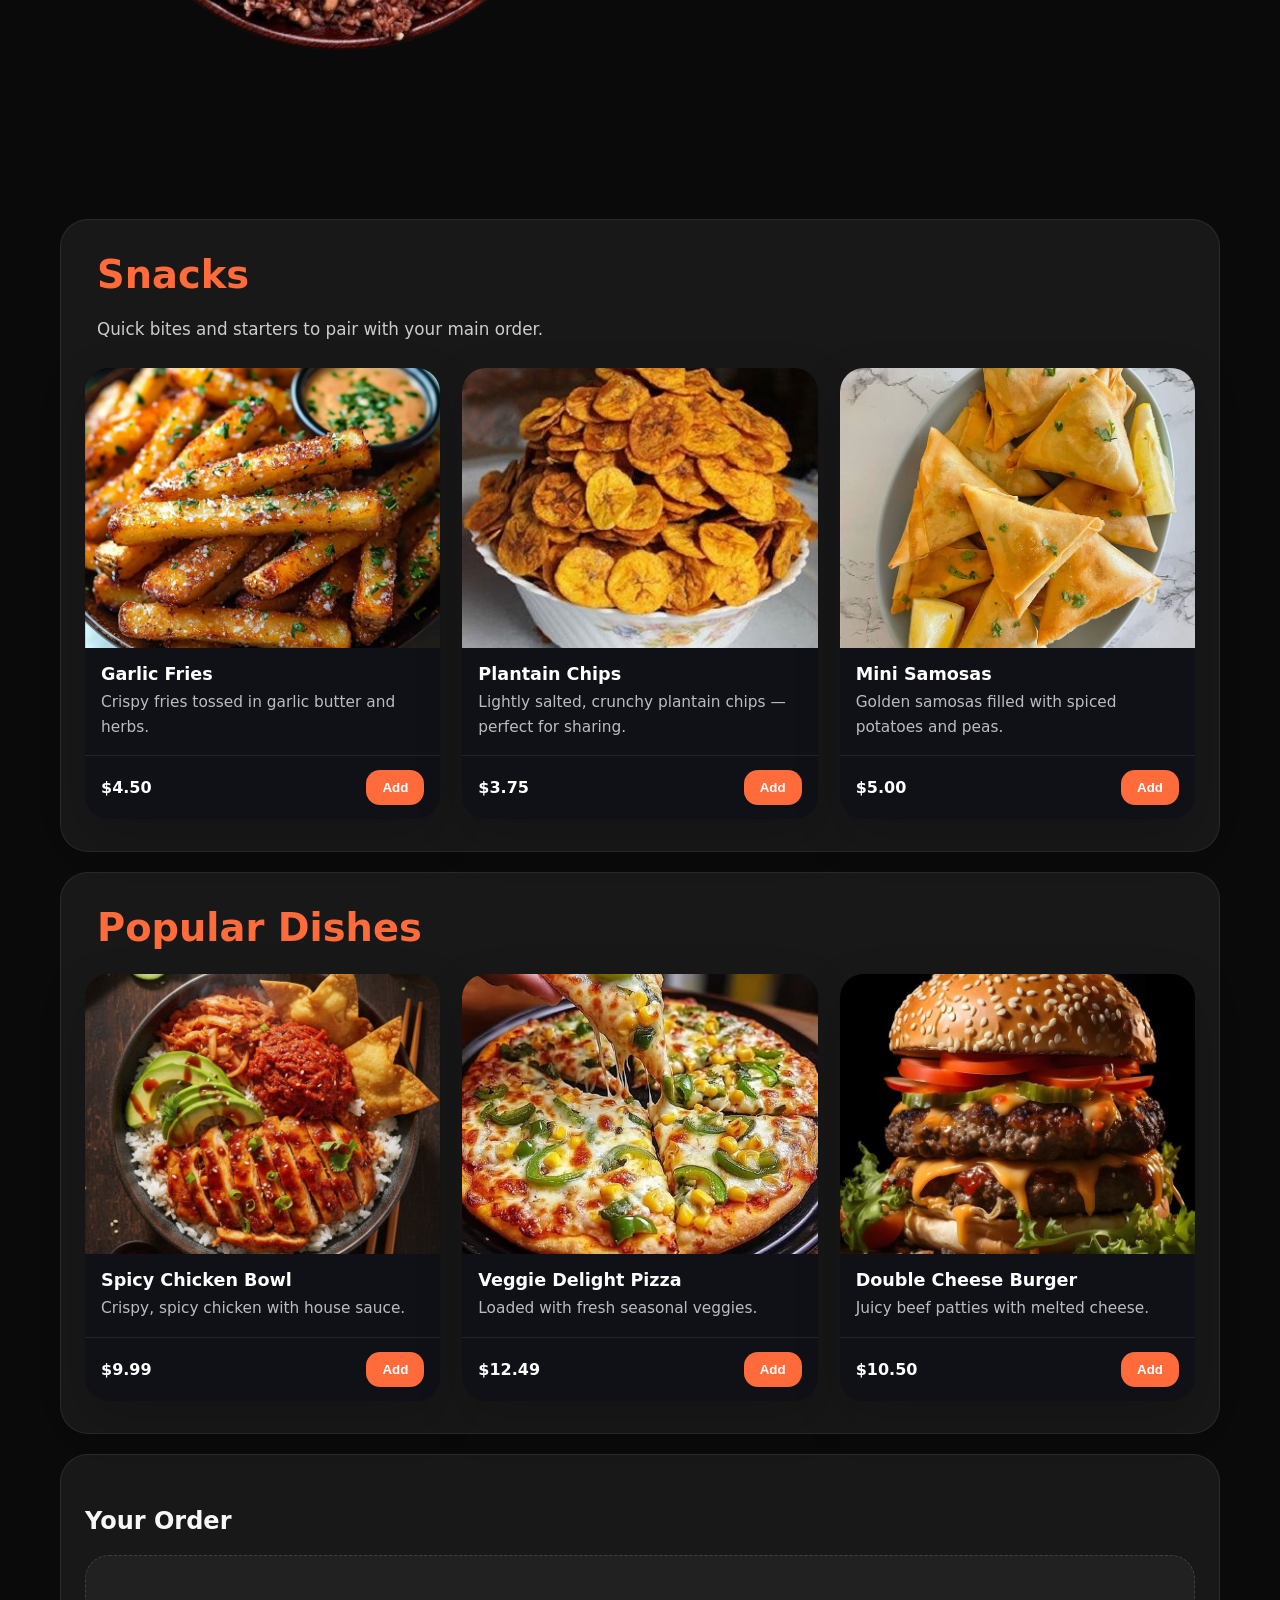
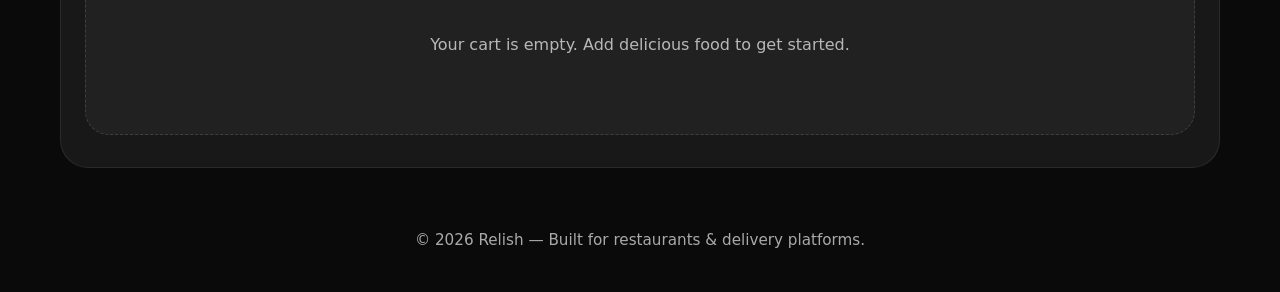
<file: landingpage.html>
<!DOCTYPE html>
<html lang="en">
<head>
    <meta charset="UTF-8" />
    <meta name="viewport" content="width=device-width, initial-scale=1.0" />
    <link rel="stylesheet" href="./landingpage.css" />
    <link href="https://fonts.googleapis.com/css2?family=Playfair+Display:wght@400;700;900&display=swap" rel="stylesheet">
    <title>Relish — Food Delivery</title>
</head>
<body>
    <a class="skip-link" href="#main">Skip to content</a>
    <nav class="site-nav" role="navigation" aria-label="Main navigation">
        <div class="nav-inner">
            <a href="#" class="logo">Relish</a>
            <ul class="nav-links">
                <li><a href="#about">About</a></li>
                <li><a href="#snacks">Snacks</a></li>
                <li><a href="#menu">Foods</a></li>
            </ul>
            <a href="./cart.html" class="cart-btn" aria-label="View cart">
                <svg width="20" height="20" viewBox="0 0 24 24" fill="none" xmlns="http://www.w3.org/2000/svg" aria-hidden="true">
                    <path d="M6 6h15l-1.5 9h-11z" stroke="currentColor" stroke-width="1.2" stroke-linecap="round" stroke-linejoin="round"/>
                    <circle cx="10" cy="20" r="1" fill="currentColor"></circle>
                    <circle cx="18" cy="20" r="1" fill="currentColor"></circle>
                </svg>
                <span class="cart-count" aria-hidden="true">0</span>
            </a>
        </div>
    </nav>
    <header class="hero">
        <div class="hero-content">
            <h1 class="headline">Crave it. Order it. Love every bite.</h1>
            <p class="subhead">Fresh, fast and delivered to your door.</p>
            <div class="hero-ctas">
                <a href="#menu" class="btn primary">Explore Menu</a>
                <a href="#order" class="btn ghost">Order Now</a>
            </div>
        </div>
        <div class="hero-image" aria-hidden="true"></div>
    </header>

    <main id="main" tabindex="-1">
        <section id="about" aria-label="About">
            <div class="about-section">
                <div class="about-image">
                    <img src="./assets/[base64].png" alt="Assorted dishes">
                </div>

                <div class="about-inner">
                    <h2 class="about-heading">About</h2>
                    <p class="about-text">Relish helps restaurants, cloud kitchens and delivery platforms showcase tasty food and convert visitors to orders.</p>
                </div>
            </div>
        </section>

        <section id="snacks" class="snacks-section" aria-label="Snacks">
            <div class="section-intro">
                <h2 class="section-title">Snacks</h2>
                <p class="section-copy">Quick bites and starters to pair with your main order.</p>
            </div>
            <div class="dish-grid">
                <article class="dish-card">
                    <div class="dish-img" style="background-image:url('./assets/Garlic\ Parmesan\ Fries_\ The\ Ultimate\ Crispy\ Recipe.jpg')"></div>
                    <h3 class="dish-title">Garlic Fries</h3>
                    <p class="dish-desc">Crispy fries tossed in garlic butter and herbs.</p>
                    <div class="dish-meta">
                        <span class="price">$4.50</span>
                        <button class="add-btn">Add</button>
                    </div>
                </article>

                <article class="dish-card">
                    <div class="dish-img" style="background-image:url('./assets/Sweet\ Nendran\ Chips.jpg')"></div>
                    <h3 class="dish-title">Plantain Chips</h3>
                    <p class="dish-desc">Lightly salted, crunchy plantain chips — perfect for sharing.</p>
                    <div class="dish-meta">
                        <span class="price">$3.75</span>
                        <button class="add-btn">Add</button>
                    </div>
                </article>

                <article class="dish-card">
                    <div class="dish-img" style="background-image:url('./assets/Keema\ Samosa\ -\ Beef\ Samosa.jpg')"></div>
                    <h3 class="dish-title">Mini Samosas</h3>
                    <p class="dish-desc">Golden samosas filled with spiced potatoes and peas.</p>
                    <div class="dish-meta">
                        <span class="price">$5.00</span>
                        <button class="add-btn">Add</button>
                    </div>
                </article>
            </div>
        </section>
        <section id="menu" class="menu-section" aria-label="Popular dishes">
            <div class="section-intro">
                <h2 class="section-title">Popular Dishes</h2>
            </div>
            <div class="dish-grid">
                <article class="dish-card">
                    <div class="dish-img" style="background-image:url('./assets/spicy\ chicken\ bowl\ recipe\ 2025_\ 7\ Secrets\ for\ the\ Perfect\ Meal.jpg')"></div>
                    <h3 class="dish-title">Spicy Chicken Bowl</h3>
                    <p class="dish-desc">Crispy, spicy chicken with house sauce.</p>
                    <div class="dish-meta">
                        <span class="price">$9.99</span>
                        <button class="add-btn">Add</button>
                    </div>
                </article>
                <article class="dish-card">
                    <div class="dish-img" style="background-image:url('./assets/usa\ pizza\ 🍕.jpg')"></div>
                    <h3 class="dish-title">Veggie Delight Pizza</h3>
                    <p class="dish-desc">Loaded with fresh seasonal veggies.</p>
                    <div class="dish-meta">
                        <span class="price">$12.49</span>
                        <button class="add-btn">Add</button>
                    </div>
                </article>
                <article class="dish-card">
                    <div class="dish-img" style="background-image:url('./assets/\'Double\ Cheeseburger\'\ Poster\,\ picture\,\ metal\ print\,\ paint\ by\ Zanoozi\ Art\ Prints\ _\ Displate.jpg')"></div>
                    <h3 class="dish-title">Double Cheese Burger</h3>
                    <p class="dish-desc">Juicy beef patties with melted cheese.</p>
                    <div class="dish-meta">
                        <span class="price">$10.50</span>
                        <button class="add-btn">Add</button>
                    </div>
                </article>
            </div>
        </section>

        <section id="order" class="order-section">
            <h2>Your Order</h2>
            <div class="cart">
                <p class="cart-empty">Your cart is empty. Add delicious food to get started.</p>
            </div>
        </section>
    </main>

    <footer class="site-footer">
        <p>© <span id="year"></span> Relish — Built for restaurants & delivery platforms.</p>
    </footer>

    <button class="back-to-top" id="backToTop" aria-label="Back to top">
        <svg width="24" height="24" viewBox="0 0 24 24" fill="none" xmlns="http://www.w3.org/2000/svg" aria-hidden="true">
            <path d="M12 4v12M5 11l7-7 7 7" stroke="currentColor" stroke-width="1.5" stroke-linecap="round" stroke-linejoin="round"/>
        </svg>
    </button>

    <script>
        // set year
        document.getElementById('year').textContent = new Date().getFullYear();

        // Smooth scroll for internal anchors
        document.querySelectorAll('a[href^="#"]').forEach(a=>{
            a.addEventListener('click', function(e){
                const target = document.querySelector(this.getAttribute('href'));
                if(target){ e.preventDefault(); target.scrollIntoView({behavior:'smooth'}); target.focus({preventScroll:true}); }
            });
        });

        // accessibility: focus outlines for keyboard users
        (function(){
            function handleFirstTab(e){
                if(e.key === 'Tab'){
                    document.body.classList.add('user-is-tabbing');
                    window.removeEventListener('keydown', handleFirstTab);
                }
            }
            window.addEventListener('keydown', handleFirstTab);
        })();

        // Cart functionality with persistence
        const cartCountEl = document.querySelector('.cart-count');
        const cartLive = document.createElement('div');
        cartLive.setAttribute('aria-live','polite');
        cartLive.className = 'visually-hidden';
        document.body.appendChild(cartLive);

        let cart = [];

        function saveCart(){ localStorage.setItem('relish_cart', JSON.stringify(cart)); }
        function loadCart(){ try{ const raw = localStorage.getItem('relish_cart'); cart = raw ? JSON.parse(raw) : []; }catch(e){ cart = []; } }

        function updateCartCount(){
            cartCountEl.textContent = cart.reduce((sum, item) => sum + (item.quantity || 1), 0);
        }

        // initialize
        loadCart();
        updateCartCount();

        // wire up add buttons
        document.querySelectorAll('.add-btn').forEach(btn=>{
            btn.addEventListener('click', ()=>{
                const card = btn.closest('.dish-card');
                const title = card.querySelector('.dish-title').textContent.trim();
                const price = card.querySelector('.price').textContent.trim();
                
                // Check if item already exists in cart
                const existingItem = cart.find(item => item.title === title);
                if (existingItem) {
                    existingItem.quantity = (existingItem.quantity || 1) + 1;
                } else {
                    cart.push({title, price, quantity: 1});
                }
                
                saveCart();
                updateCartCount();
                // announce to screen readers
                cartLive.textContent = `${title} added to cart.`;
            });
        });

        // Back to top button functionality
        const backToTopBtn = document.getElementById('backToTop');
        window.addEventListener('scroll', ()=>{
            if(window.scrollY > 300){
                backToTopBtn.classList.add('show');
            } else {
                backToTopBtn.classList.remove('show');
            }
        });

        backToTopBtn.addEventListener('click', ()=>{
            window.scrollTo({top: 0, behavior: 'smooth'});
        });
    </script>
</body>
</html>
</file>
<file: landingpage.css>
﻿:root{
--bg:#0a0a0a;
--nav-height:64px;
--accent:#FF6B3A;
--accent-600:#e05527;
--muted:#a8a8a8;
--card-bg:#111317;
--panel-bg:rgba(255,255,255,0.06);
--max-width:1200px;
}

*{box-sizing:border-box}
html,body{height:100%}
body{
margin:0;
font-family:Inter, system-ui, -apple-system, 'Segoe UI', Roboto, 'Helvetica Neue', Arial;
color:#f7f7f7;
background:var(--bg);
-webkit-font-smoothing:antialiased;
padding-top:var(--nav-height);
}

.site-nav{position:fixed;top:0;left:0;right:0;z-index:60;background:rgba(5,5,5,0.82);backdrop-filter:blur(12px);border-bottom:1px solid rgba(255,255,255,0.08);}
.site-nav .nav-inner{max-width:var(--max-width);margin:0 auto;padding:12px 24px;display:flex;align-items:center;justify-content:space-between;gap:16px;min-height:var(--nav-height)}
.site-nav .logo{color:#fff;font-weight:900;text-decoration:none;font-size:2.2rem;line-height:1;font-family:'Playfair Display', Georgia, 'Times New Roman', serif;letter-spacing:0.4px}
.nav-links{list-style:none;margin:0;padding:0;display:flex;gap:18px;align-items:center;flex-wrap:wrap}
.nav-links a{color:#fff;text-decoration:none;padding:10px 12px;border-radius:12px;font-weight:600;opacity:0.9;transition:background .2s ease,opacity .2s ease}
.nav-links a:hover{background:rgba(255,255,255,0.08);opacity:1}
.cart-btn{position:relative;background:transparent;border:1px solid rgba(255,255,255,0.12);color:#fff;padding:10px 14px;border-radius:14px;display:inline-flex;align-items:center;gap:10px;cursor:pointer;transition:border-color .2s ease,box-shadow .2s ease;text-decoration:none;}
.cart-count{background:var(--accent);color:#fff;font-weight:700;padding:4px 8px;border-radius:999px;font-size:0.82rem;min-width:24px;text-align:center;display:inline-block}
.cart-btn.active{box-shadow:0 12px 30px rgba(255,107,58,0.18);border-color:var(--accent)}

.hero{
display:grid;
grid-template-columns:48% 52%;
align-items:center;
min-height:100vh;
position:relative;
overflow:hidden;
padding-top:var(--nav-height);
}
.hero::before{
content:"";
position:absolute;
left:0;top:0;bottom:0;
width:100%;
background:radial-gradient(ellipse at center, rgba(0,0,0,0.08) 0%, rgba(0,0,0,0.02) 70%, rgba(0,0,0,0) 100%);
z-index:1;
pointer-events:none;
}
.hero-image {
background-image:url('./assets/download-removebg-preview.png');
background-color:transparent;
background-size:cover;
background-repeat:no-repeat;
background-position:center center;
min-height:100vh;
width:100%;
z-index:2;
border-radius:0 0 0 100px;
}

.visually-hidden{position:absolute!important;height:1px;width:1px;overflow:hidden;clip:rect(1px,1px,1px,1px);white-space:nowrap;border:0;padding:0;margin:-1px}
.skip-link{position:absolute;left:12px;top:8px;background:#fff;color:#000;padding:10px 14px;border-radius:12px;z-index:70;transform:translateY(-140%);transition:transform .18s ease}
.skip-link:focus{transform:translateY(0);outline:3px solid #ffd6c8}

body.user-is-tabbing a:focus, body.user-is-tabbing button:focus, body.user-is-tabbing .btn:focus{outline:3px solid rgba(255,107,58,0.22);outline-offset:3px}

.hero-content{
padding:clamp(72px,5vw,64px);
display:flex;
flex-direction:column;
justify-content:center;
gap:18px;
max-width:var(--max-width);
z-index:2;
}
.headline{
margin:0;
color:white;
font-size:clamp(32px,6vw,64px);
line-height:1.02;
font-weight:800;
text-shadow:0 10px 30px rgba(0,0,0,0.42);
}
.subhead{
margin:0;
color:rgba(255,255,255,0.92);
font-size:1.1rem;
max-width:56ch;
}
.hero-ctas{display:flex;gap:14px;margin-top:18px;flex-wrap:wrap}
.btn{display:inline-flex;align-items:center;gap:10px;padding:14px 20px;border-radius:14px;text-decoration:none;font-weight:700;transition:transform .18s ease,box-shadow .18s ease,background .18s ease}
.btn.primary{background:var(--accent);color:white;box-shadow:0 14px 36px rgba(255,107,58,0.19)}
.btn.primary:hover{background:var(--accent-600);transform:translateY(-1px)}
.btn.ghost{background:rgba(255,255,255,0.08);color:white;border:1px solid rgba(255,255,255,0.18)}
.btn.ghost:hover{background:rgba(255,255,255,0.16);transform:translateY(-1px)}

#about{padding:40px 20px;}
.about-section{
display:flex;
align-items:center;
gap:32px;
max-width:var(--max-width);
margin:0 auto;
padding:40px 20px;
}
.about-image{flex:0 0 45%;max-width:45%;}
.about-image img{width:100%;height:auto;display:block;border-radius:18px;object-fit:cover;}
.about-inner{flex:1 1 55%;}
.about-text{color:rgba(255,255,255,0.88);font-size:1.12rem;line-height:1.75;font-weight:500;margin:0;}
.about-heading{margin:0 0 16px 0;color:var(--accent);font-family:'Playfair Display', Georgia, serif;font-weight:900;font-size:clamp(32px,5vw,56px);line-height:1.02;}

main{max-width:var(--max-width);margin:2px auto;padding:0 20px;}
.section-intro{max-width:var(--max-width);margin:0 auto 24px;padding:0 12px;}
.section-title{color:var(--accent);font-size:clamp(2rem,3vw,2.4rem);margin:0 0 10px;}
.section-copy{color:rgba(255,255,255,0.78);font-size:1.05rem;max-width:56ch;line-height:1.8;}
.menu-section,.snacks-section,.order-section{background:var(--panel-bg);border:1px solid rgba(255,255,255,0.08);border-radius:28px;margin:20px auto;padding:32px 24px;}
.dish-grid{display:grid;grid-template-columns:repeat(3,1fr);gap:22px;}
.dish-card{background:#0f1117;border-radius:24px;overflow:hidden;box-shadow:0 18px 48px rgba(0,0,0,0.18);display:flex;flex-direction:column;transition:transform .24s ease,box-shadow .24s ease;}
.dish-card:hover{transform:translateY(-4px);box-shadow:0 24px 58px rgba(0,0,0,0.22);}
.dish-img{height:280px;background-size:cover;background-position:center;}
.dish-title{margin:16px 16px 6px;font-size:1.1rem;color:#fff;}
.dish-desc{margin:0 16px 16px;color:rgba(255,255,255,0.72);font-size:0.96rem;line-height:1.6;}
.dish-meta{display:flex;align-items:center;justify-content:space-between;padding:14px 16px;border-top:1px solid rgba(255,255,255,0.08);}
.price{font-weight:700;color:#fff;}
.add-btn{background:var(--accent);color:white;border:none;padding:10px 16px;border-radius:14px;cursor:pointer;font-weight:700;transition:transform .18s ease,box-shadow .18s ease,background .18s ease;}
.add-btn:hover,.add-btn:focus{background:var(--accent-600);box-shadow:0 12px 28px rgba(255,107,58,0.25);outline:none;}
.add-btn:active{transform:translateY(1px);}

.order-section .cart{min-height:180px;border:1px dashed rgba(255,255,255,0.14);border-radius:24px;padding:28px;display:flex;align-items:center;justify-content:center;background:rgba(255,255,255,0.04);}
.cart-empty{margin:0;color:rgba(255,255,255,0.68);font-size:1rem;}
.cart-list{display:flex;flex-direction:column;gap:12px;}
.cart-item{display:flex;justify-content:space-between;align-items:center;padding:14px 16px;border-radius:18px;background:#12131a;}
.cart-item-price{color:var(--accent);font-weight:700;}
.cart-total{margin-top:24px;padding-top:18px;border-top:1px solid rgba(255,255,255,0.08);font-weight:700;color:#fff;display:flex;justify-content:space-between;align-items:center;}
.cart-remove{background:transparent;border:1px solid rgba(255,255,255,0.12);color:#fff;padding:8px 12px;border-radius:14px;cursor:pointer;transition:border-color .2s ease,background .2s ease;}
.cart-remove:hover,.cart-remove:focus{border-color:var(--accent);background:rgba(255,255,255,0.06);outline:none;}

.site-footer{padding:28px 20px;text-align:center;color:rgba(255,255,255,0.65);font-size:0.95rem;}

/* Back to Top Button */
.back-to-top{
position:fixed;
bottom:24px;
right:24px;
z-index:50;
width:48px;
height:48px;
border-radius:50%;
background:var(--accent);
color:#fff;
border:none;
cursor:pointer;
display:flex;
align-items:center;
justify-content:center;
box-shadow:0 10px 28px rgba(255,107,58,0.25);
transition:opacity .3s ease,transform .18s ease,box-shadow .18s ease;
opacity:0;
pointer-events:none;
}
.back-to-top.show{
opacity:1;
pointer-events:auto;
}
.back-to-top:hover{
transform:translateY(-3px);
box-shadow:0 14px 36px rgba(255,107,58,0.35);
}
.back-to-top:active{
transform:translateY(-1px);
}

@media (max-width:900px){
.hero{grid-template-columns:1fr;min-height:68vh;}
.hero-image{height:320px;width:100%;border-radius:0 0 0 0;}
.hero-ctas{justify-content:center;}
.dish-grid{grid-template-columns:repeat(2,1fr);}
.site-nav .nav-inner{flex-wrap:wrap;}
.nav-links{order:3;width:100%;justify-content:flex-start;padding-top:10px;}
.about-section{flex-direction:column;align-items:stretch;padding:32px 20px;}
.about-image,.about-inner{flex:1 1 100%;max-width:100%;}
.about-image{order:2;}
}
@media (max-width:700px){
.hero-content{padding:28px 20px;}
.about-section{padding:24px 18px;}
.about-heading{font-size:clamp(28px,6vw,40px);}
}
@media (max-width:600px){
.dish-grid{grid-template-columns:1fr;}
.hero-content{padding:24px 18px;}
.headline{font-size:2.25rem;}
.about-section{padding:24px 14px;}
.site-nav .nav-inner{padding:12px 16px;justify-content:space-between;}
.nav-links{gap:12px;}
.hero-ctas{gap:10px;}
.btn{width:100%;justify-content:center;}
}
</file>
